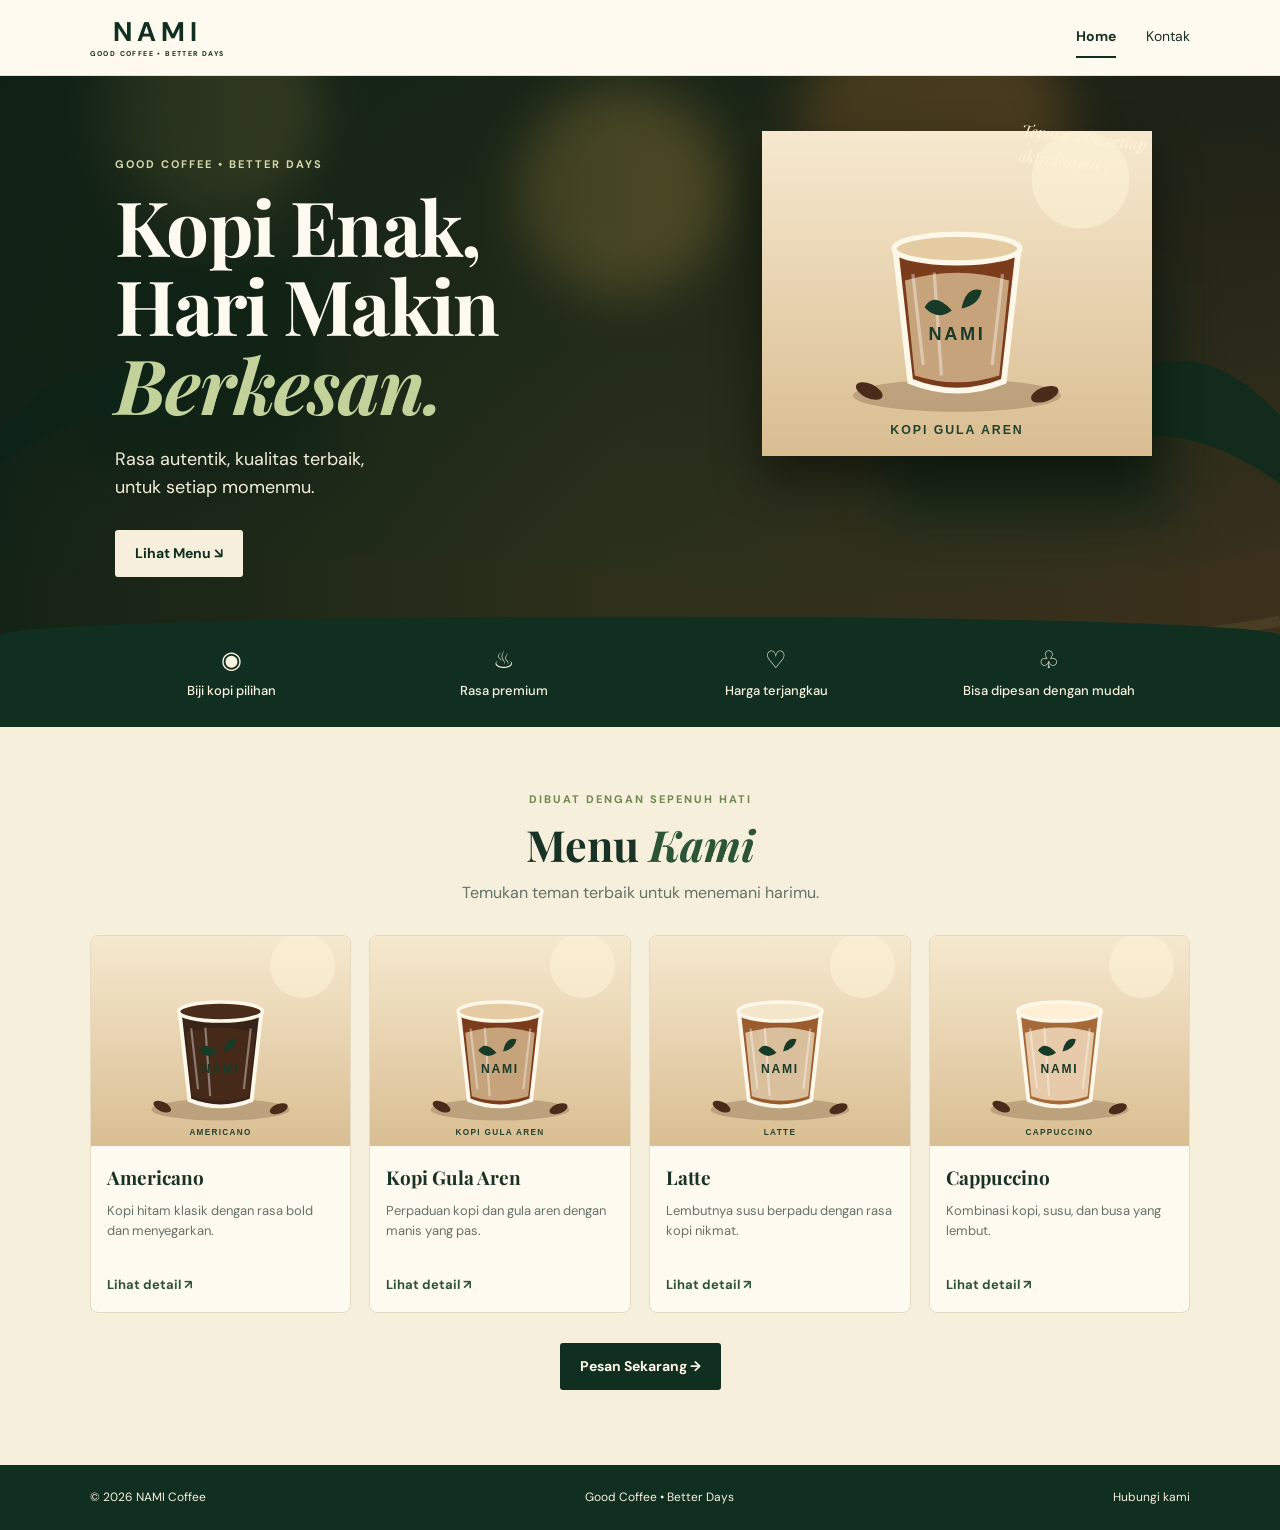
<file: index.html>
<!doctype html><html lang="id"><head><meta charset="utf-8"><meta name="viewport" content="width=device-width,initial-scale=1"><title>NAMI Coffee</title><link rel="stylesheet" href="style.css"></head><body>
<header><a class="logo" href="index.html">NAMI<small>GOOD COFFEE • BETTER DAYS</small></a><nav><a class="active" href="index.html">Home</a><a href="kontak.html">Kontak</a></nav></header>
<section class="hero"><div class="copy"><p class="eyebrow">GOOD COFFEE • BETTER DAYS</p><h1>Kopi Enak,<br>Hari Makin<br><em>Berkesan.</em></h1><p>Rasa autentik, kualitas terbaik,<br>untuk setiap momenmu.</p><a class="btn light" href="#menu">Lihat Menu ↘</a></div><img class="hero-cup" src="gambar/kopi-gula-aren.svg" alt="Kopi gula aren NAMI"><p class="note">Teman setia setiap aktivitasmu ↙</p><div class="features"><span>◉<b>Biji kopi pilihan</b></span><span>♨<b>Rasa premium</b></span><span>♡<b>Harga terjangkau</b></span><span>♧<b>Bisa dipesan dengan mudah</b></span></div></section>
<section class="menu" id="menu"><p class="eyebrow">DIBUAT DENGAN SEPENUH HATI</p><h2>Menu <em>Kami</em></h2><p class="intro">Temukan teman terbaik untuk menemani harimu.</p><div class="grid">
<article><a href="detail.html#americano"><img src="gambar/americano.svg" alt="Americano"></a><div><h3>Americano</h3><p>Kopi hitam klasik dengan rasa bold dan menyegarkan.</p><a href="detail.html#americano">Lihat detail ↗</a></div></article>
<article><a href="detail.html#gula-aren"><img src="gambar/kopi-gula-aren.svg" alt="Kopi Gula Aren"></a><div><h3>Kopi Gula Aren</h3><p>Perpaduan kopi dan gula aren dengan manis yang pas.</p><a href="detail.html#gula-aren">Lihat detail ↗</a></div></article>
<article><a href="detail.html#latte"><img src="gambar/latte.svg" alt="Latte"></a><div><h3>Latte</h3><p>Lembutnya susu berpadu dengan rasa kopi nikmat.</p><a href="detail.html#latte">Lihat detail ↗</a></div></article>
<article><a href="detail.html#cappuccino"><img src="gambar/cappuccino.svg" alt="Cappuccino"></a><div><h3>Cappuccino</h3><p>Kombinasi kopi, susu, dan busa yang lembut.</p><a href="detail.html#cappuccino">Lihat detail ↗</a></div></article>
</div><a class="btn green" href="kontak.html">Pesan Sekarang →</a></section><footer><span>© 2026 NAMI Coffee</span><span>Good Coffee • Better Days</span><a href="kontak.html">Hubungi kami</a></footer></body></html>
</file>
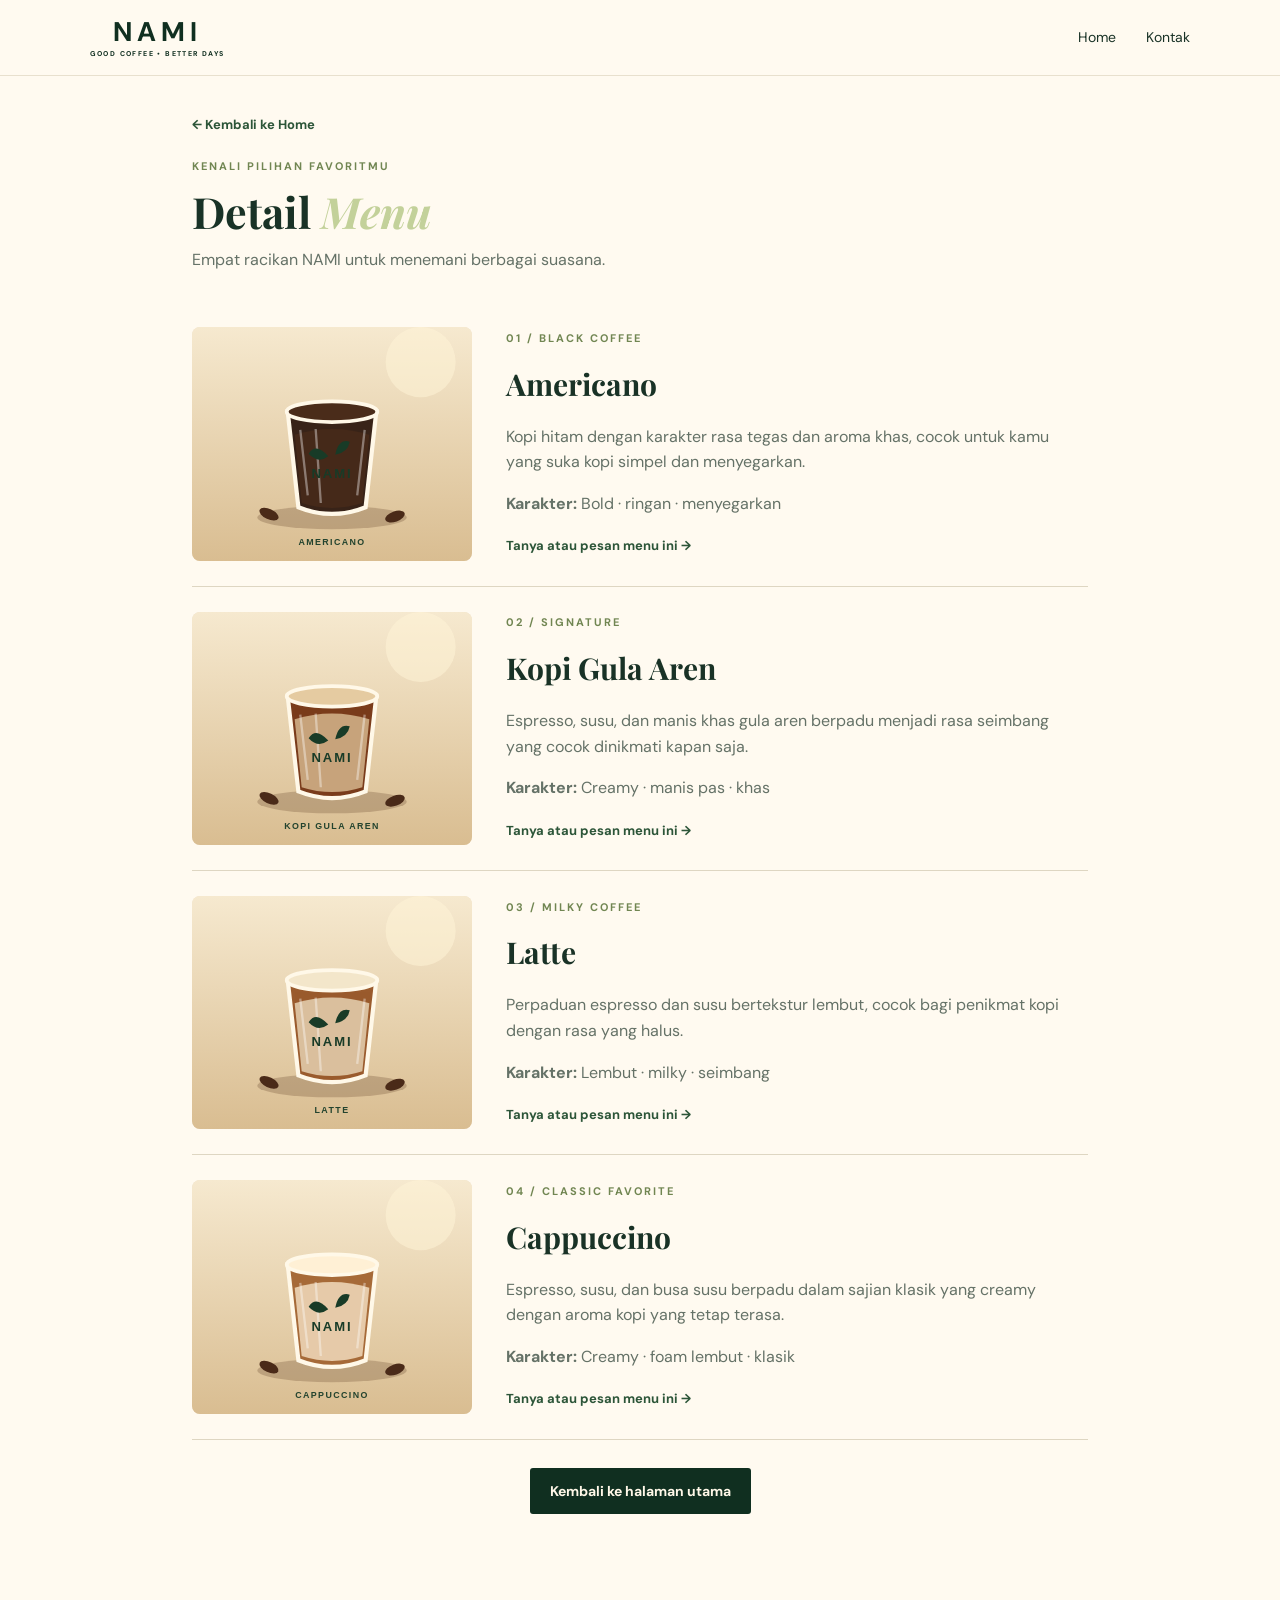
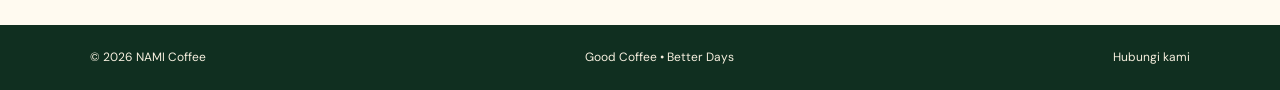
<file: detail.html>
<!doctype html><html lang="id"><head><meta charset="utf-8"><meta name="viewport" content="width=device-width,initial-scale=1"><title>Detail Menu | NAMI Coffee</title><link rel="stylesheet" href="style.css"></head><body><header><a class="logo" href="index.html">NAMI<small>GOOD COFFEE • BETTER DAYS</small></a><nav><a href="index.html">Home</a><a href="kontak.html">Kontak</a></nav></header><main class="details"><a class="back" href="index.html">← Kembali ke Home</a><p class="eyebrow">KENALI PILIHAN FAVORITMU</p><h1>Detail <em>Menu</em></h1><p class="intro">Empat racikan NAMI untuk menemani berbagai suasana.</p>
<article class="detail" id="americano"><img src="gambar/americano.svg" alt="Americano"><div><p class="eyebrow">01 / BLACK COFFEE</p><h2>Americano</h2><p>Kopi hitam dengan karakter rasa tegas dan aroma khas, cocok untuk kamu yang suka kopi simpel dan menyegarkan.</p><p><b>Karakter:</b> Bold · ringan · menyegarkan</p><a href="kontak.html">Tanya atau pesan menu ini →</a></div></article>
<article class="detail" id="gula-aren"><img src="gambar/kopi-gula-aren.svg" alt="Kopi Gula Aren"><div><p class="eyebrow">02 / SIGNATURE</p><h2>Kopi Gula Aren</h2><p>Espresso, susu, dan manis khas gula aren berpadu menjadi rasa seimbang yang cocok dinikmati kapan saja.</p><p><b>Karakter:</b> Creamy · manis pas · khas</p><a href="kontak.html">Tanya atau pesan menu ini →</a></div></article>
<article class="detail" id="latte"><img src="gambar/latte.svg" alt="Latte"><div><p class="eyebrow">03 / MILKY COFFEE</p><h2>Latte</h2><p>Perpaduan espresso dan susu bertekstur lembut, cocok bagi penikmat kopi dengan rasa yang halus.</p><p><b>Karakter:</b> Lembut · milky · seimbang</p><a href="kontak.html">Tanya atau pesan menu ini →</a></div></article>
<article class="detail" id="cappuccino"><img src="gambar/cappuccino.svg" alt="Cappuccino"><div><p class="eyebrow">04 / CLASSIC FAVORITE</p><h2>Cappuccino</h2><p>Espresso, susu, dan busa susu berpadu dalam sajian klasik yang creamy dengan aroma kopi yang tetap terasa.</p><p><b>Karakter:</b> Creamy · foam lembut · klasik</p><a href="kontak.html">Tanya atau pesan menu ini →</a></div></article><p class="center"><a class="btn green" href="index.html">Kembali ke halaman utama</a></p></main><footer><span>© 2026 NAMI Coffee</span><span>Good Coffee • Better Days</span><a href="kontak.html">Hubungi kami</a></footer></body></html>
</file>
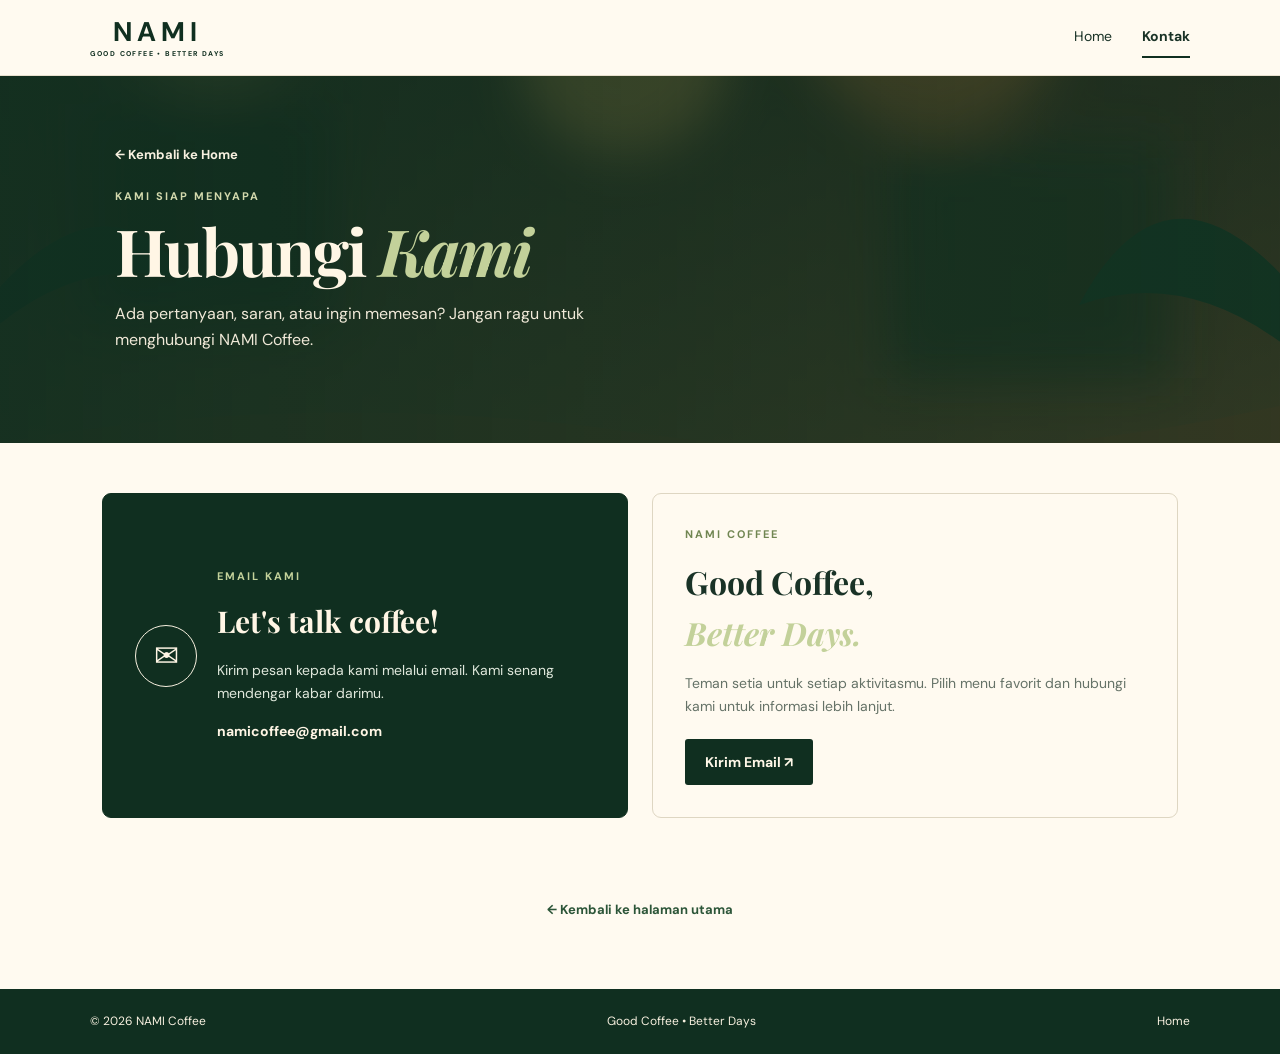
<file: kontak.html>
<!doctype html><html lang="id"><head><meta charset="utf-8"><meta name="viewport" content="width=device-width,initial-scale=1"><title>Kontak | NAMI Coffee</title><link rel="stylesheet" href="style.css"></head><body><header><a class="logo" href="index.html">NAMI<small>GOOD COFFEE • BETTER DAYS</small></a><nav><a href="index.html">Home</a><a class="active" href="kontak.html">Kontak</a></nav></header><section class="contact-hero"><a class="back" href="index.html">← Kembali ke Home</a><p class="eyebrow">KAMI SIAP MENYAPA</p><h1>Hubungi <em>Kami</em></h1><p>Ada pertanyaan, saran, atau ingin memesan? Jangan ragu untuk menghubungi NAMI Coffee.</p></section><main class="contact"><section class="email-card"><div class="mail-icon">✉</div><div><p class="eyebrow">EMAIL KAMI</p><h2>Let's talk coffee!</h2><p>Kirim pesan kepada kami melalui email. Kami senang mendengar kabar darimu.</p><a class="email" href="mailto:namicoffee@gmail.com">namicoffee@gmail.com</a></div></section><section class="contact-note"><p class="eyebrow">NAMI COFFEE</p><h2>Good Coffee,<br><em>Better Days.</em></h2><p>Teman setia untuk setiap aktivitasmu. Pilih menu favorit dan hubungi kami untuk informasi lebih lanjut.</p><a class="btn green" href="mailto:namicoffee@gmail.com">Kirim Email ↗</a></section></main><p class="center"><a class="back" href="index.html">← Kembali ke halaman utama</a></p><footer><span>© 2026 NAMI Coffee</span><span>Good Coffee • Better Days</span><a href="index.html">Home</a></footer></body></html>
</file>
<file: style.css>
@import url('https://fonts.googleapis.com/css2?family=DM+Sans:wght@400;500;600;700&family=Playfair+Display:ital,wght@0,600;0,700;1,600;1,700&display=swap');
:root{--green:#102f20;--green2:#2c5538;--cream:#f6efdc;--paper:#fffaf0;--ink:#193226;--muted:#657267;--line:#ded6c2}*{box-sizing:border-box}html{scroll-behavior:smooth}body{margin:0;background:var(--paper);color:var(--ink);font-family:'DM Sans',Arial,sans-serif;line-height:1.6}header{height:76px;padding:0 7%;display:flex;align-items:center;justify-content:space-between;background:var(--paper);border-bottom:1px solid #e8e0ce;position:sticky;top:0;z-index:5}.logo{display:flex;flex-direction:column;align-items:center;text-decoration:none;color:var(--green);font-size:27px;font-weight:700;letter-spacing:5px;line-height:1}.logo small{font-size:7px;letter-spacing:1.4px;margin-top:5px}nav{display:flex;gap:30px}nav a{color:var(--ink);text-decoration:none;font-size:14px;padding:8px 0}nav a.active,nav a:hover{border-bottom:2px solid var(--green);font-weight:700}.hero{position:relative;min-height:650px;padding:80px 9% 150px;overflow:hidden;background:linear-gradient(90deg,#0d2015ed,#0f2616b3 48%,#0e1e1490),url('gambar/kafe.svg') center/cover;color:var(--paper)}.copy{position:relative;z-index:2;max-width:520px}.eyebrow{font-size:11px;font-weight:700;letter-spacing:2px;margin:0 0 12px;color:#718652}.hero .eyebrow,.contact-hero .eyebrow{color:#d3d9ad}.hero h1,.contact-hero h1{font-family:'Playfair Display',Georgia,serif;font-size:clamp(45px,6.5vw,76px);line-height:1.04;letter-spacing:-1.8px;margin:0 0 22px}.hero h1 em,.contact-hero h1 em,.details h1 em,.contact-note em{color:#c3d19a}.hero .copy>p:not(.eyebrow){font-size:18px;color:#f3eddb;margin:0 0 28px}.btn{display:inline-flex;align-items:center;gap:18px;padding:12px 20px;border-radius:3px;text-decoration:none;font-weight:700;font-size:14px}.light{background:var(--cream);color:var(--green)}.green{background:var(--green);color:#fff8e8}.green:hover{background:#28553a}.hero-cup{position:absolute;right:10%;top:55px;width:min(37%,390px);filter:drop-shadow(0 22px 24px #0007)}.note{position:absolute;right:7%;top:35px;max-width:170px;font-family:'Playfair Display',Georgia,serif;font-style:italic;color:#fff3d6;transform:rotate(7deg)}.features{position:absolute;bottom:0;left:0;right:0;min-height:110px;padding:18px 8%;display:grid;grid-template-columns:repeat(4,1fr);gap:15px;background:var(--green);border-radius:45% 45% 0 0/17% 17% 0 0}.features span{display:flex;flex-direction:column;align-items:center;justify-content:center;text-align:center;gap:2px;color:#f9f2df;font-size:24px}.features b{font-size:13px;font-weight:500}.menu{text-align:center;padding:64px 7% 75px;background:var(--cream)}h2,.details h1{font-family:'Playfair Display',Georgia,serif}.menu h2,.details h1{font-size:43px;line-height:1.15;margin:0}.menu h2 em{color:var(--green2)}.intro{color:var(--muted);margin:10px 0 30px}.grid{display:grid;grid-template-columns:repeat(4,minmax(0,1fr));gap:18px;text-align:left}.grid article{border:1px solid #e5dac2;background:#fffaf0;border-radius:8px;overflow:hidden}.grid article>a:first-child{display:block;background:#e8ddc5}.grid img{width:100%;height:210px;object-fit:cover;display:block}.grid article>div{padding:16px}.grid h3{font-family:'Playfair Display',Georgia,serif;font-size:19px;margin:0 0 8px}.grid p{font-size:13px;color:var(--muted);min-height:58px;margin:0 0 12px}.grid article div a,.detail a:not(.back),.email{color:var(--green2);font-weight:700;font-size:13px;text-decoration:none}.menu>.btn{margin-top:30px}.details{padding:35px 8% 65px;max-width:1100px;margin:auto}.back{display:inline-block;color:var(--green2);font-size:13px;font-weight:700;text-decoration:none;margin-bottom:22px}.details h1{margin-bottom:8px}.detail{display:grid;grid-template-columns:280px 1fr;gap:34px;align-items:center;padding:25px 0;border-bottom:1px solid var(--line);scroll-margin-top:100px}.detail img{width:100%;border-radius:8px;background:#eee2cb}.detail h2,.email-card h2,.contact-note h2{font-size:30px;margin:0 0 12px}.detail p:not(.eyebrow){color:var(--muted)}.center{text-align:center;padding:12px 0 30px}.contact-hero{padding:65px 9% 75px;color:#fff6e5;background:linear-gradient(90deg,#102f20ed,#102f20a8),url('gambar/kafe.svg') center/cover}.contact-hero .back{color:#f7f0df}.contact-hero h1{font-size:clamp(42px,6vw,65px);margin-bottom:12px}.contact-hero>p:last-child{max-width:540px;color:#f0e9d8}.contact{padding:50px 8%;display:grid;grid-template-columns:1fr 1fr;gap:24px}.email-card,.contact-note{padding:32px;border:1px solid var(--line);border-radius:9px;background:#fffaf0}.email-card{display:flex;gap:20px;align-items:center;background:var(--green);color:#fff6e5;border-color:var(--green)}.email-card .eyebrow{color:#c3d19a}.email-card p:not(.eyebrow){color:#e0e8dc;font-size:14px}.email{color:#fff6e5;font-size:14px;overflow-wrap:anywhere}.mail-icon{width:62px;height:62px;border:1px solid #f7f0df;border-radius:50%;display:grid;place-items:center;font-size:30px;flex-shrink:0}.contact-note h2{font-size:32px}.contact-note>p:not(.eyebrow){font-size:14px;color:var(--muted)}.contact-note .btn{margin-top:8px}footer{background:var(--green);color:#f7f0df;padding:23px 7%;display:flex;align-items:center;justify-content:space-between;gap:12px;font-size:12px}footer p{margin:0}footer a{color:#f7f0df;text-decoration:none}
@media(max-width:800px){.hero{padding:65px 7% 145px;min-height:610px}.hero-cup{right:1%;top:190px;width:42%;opacity:.9}.copy{max-width:65%}.hero h1{font-size:clamp(42px,8vw,62px)}.note{font-size:13px;right:2%}.grid{grid-template-columns:repeat(2,minmax(0,1fr))}.grid img{height:220px}.detail{grid-template-columns:220px 1fr;gap:22px}.contact{padding:40px 6%;grid-template-columns:1fr}}
@media(max-width:520px){header{height:70px;padding:0 5%}.logo{font-size:22px}nav{gap:18px}.hero{padding:50px 6% 175px;min-height:650px}.copy{max-width:100%}.hero h1{font-size:48px}.hero .copy>p:not(.eyebrow){font-size:16px}.hero-cup{top:315px;right:0;width:54%}.note{display:none}.features{grid-template-columns:repeat(2,1fr);min-height:150px;border-radius:35% 35% 0 0/10% 10% 0 0}.features span{font-size:21px}.menu{padding:48px 5%}.menu h2,.details h1{font-size:36px}.grid{gap:12px}.grid img{height:155px}.grid article>div{padding:13px}.grid h3{font-size:16px}.grid p{font-size:12px;min-height:76px}.details{padding:28px 6% 50px}.detail{grid-template-columns:1fr;gap:15px;padding:24px 0}.detail img{max-height:250px;object-fit:cover}.contact-hero{padding:45px 6% 60px}.contact{padding:30px 5%}.email-card,.contact-note{padding:24px 20px}.email-card{align-items:flex-start;gap:14px}.mail-icon{width:48px;height:48px;font-size:24px}footer{flex-wrap:wrap;padding:20px 5%}}
</file>
